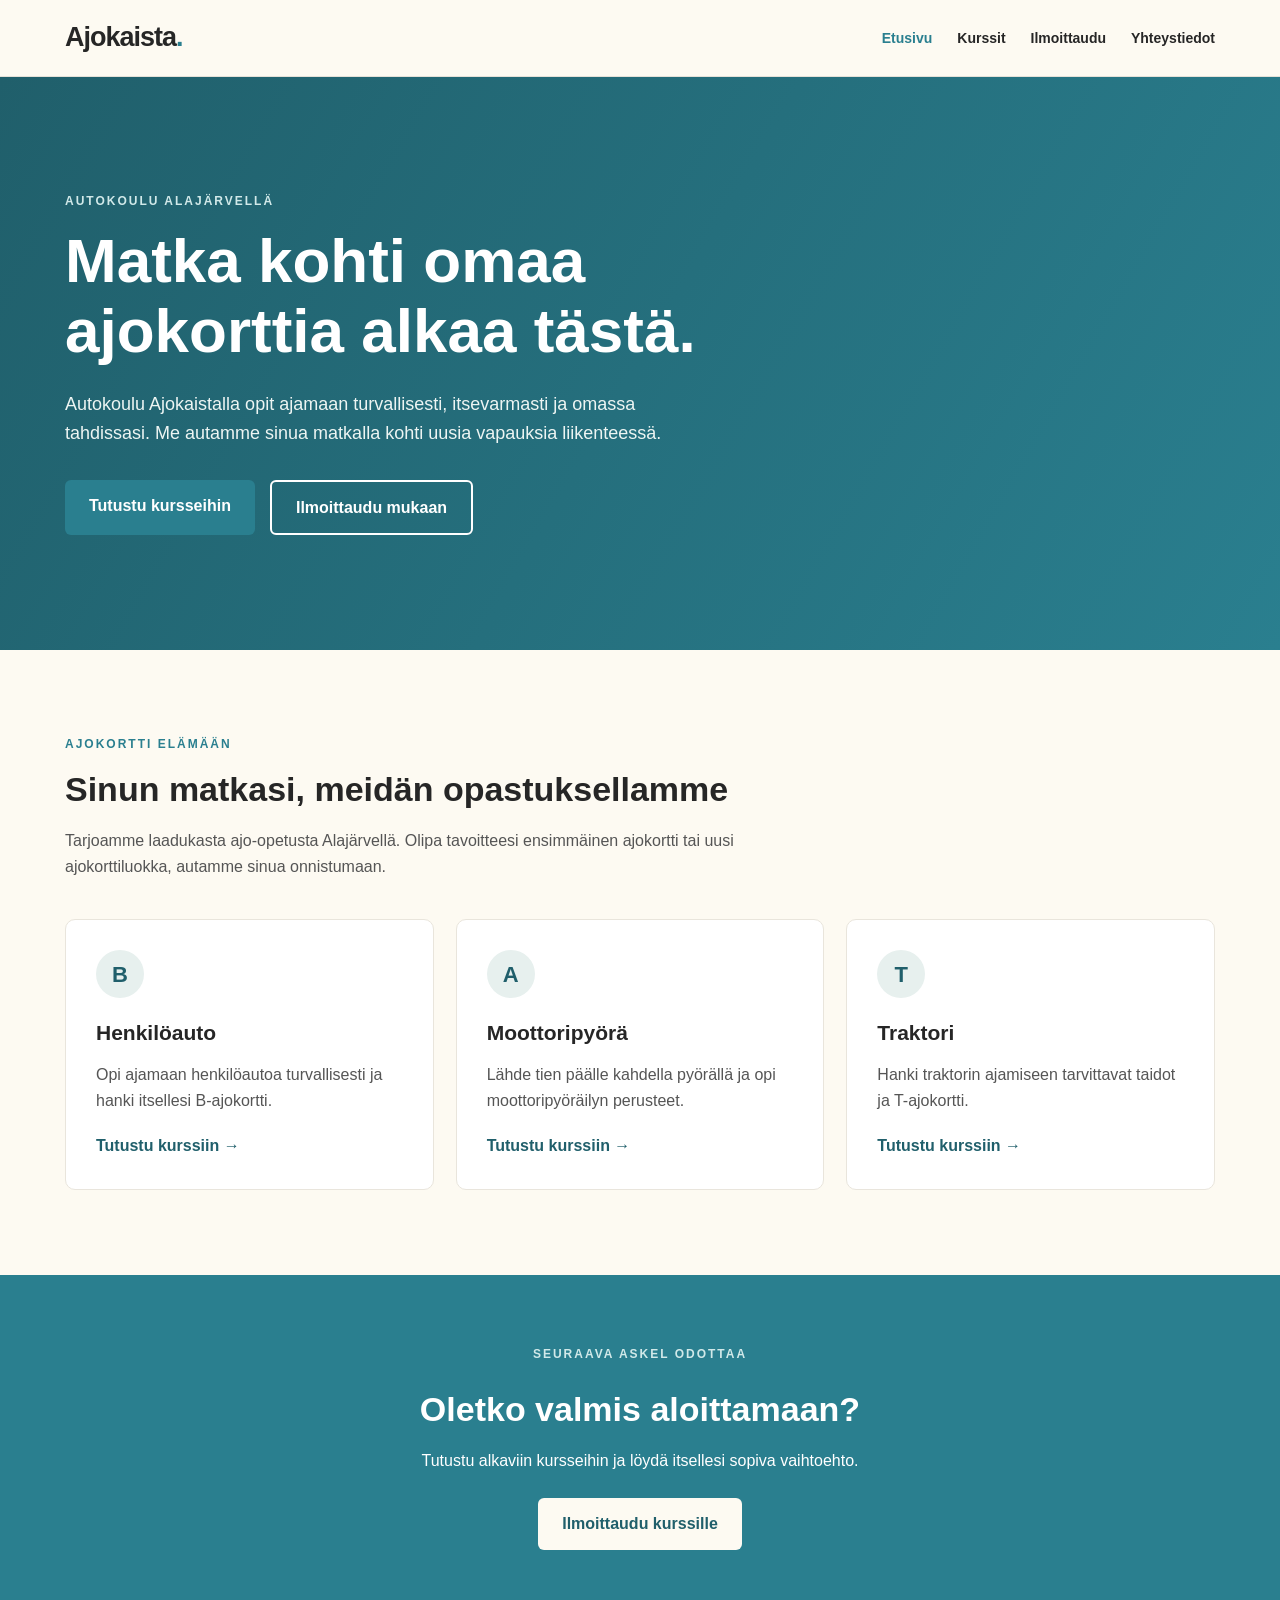
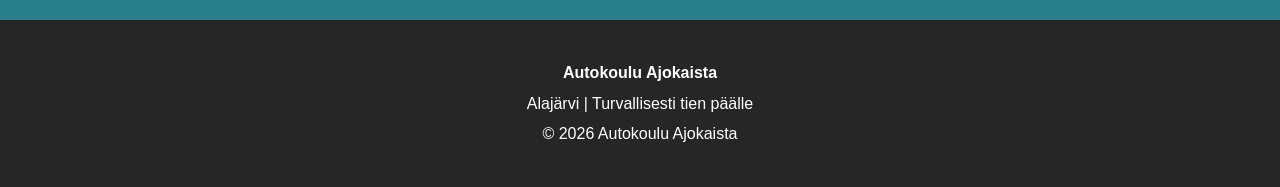
<file: index.html>
<!DOCTYPE html>
<html lang="fi">
<head>
    <meta charset="UTF-8">
    <meta name="viewport" content="width=device-width, initial-scale=1.0">
    <meta name="description" content="Autokoulu Ajokaista tarjoaa B-, A- ja T-ajokorttikoulutusta Alajärvellä. Tutustu kursseihin ja ilmoittaudu mukaan!">
    <title>Autokoulu Ajokaista | Etusivu</title>
    <link rel="stylesheet" href="style.css">
    <script src="script.js" defer></script>
</head>
<body>

    <header class="site-header">
        <div class="container header-content">
            <a href="index.html" class="logo">Ajokaista<span>.</span></a>

            <nav class="main-nav" aria-label="Päänavigaatio">
                <a href="index.html" aria-current="page">Etusivu</a>
                <a href="listing.html">Kurssit</a>
                <a href="about.html">Ilmoittaudu</a>
                <a href="contact.html">Yhteystiedot</a>
            </nav>
        </div>
    </header>

    <main>
        <section class="hero">
            <div class="container hero-content">
                <p class="eyebrow">AUTOKOULU ALAJÄRVELLÄ</p>

                <h1>Matka kohti omaa ajokorttia alkaa tästä.</h1>

                <p class="hero-text">
                    Autokoulu Ajokaistalla opit ajamaan turvallisesti,
                    itsevarmasti ja omassa tahdissasi. Me autamme sinua
                    matkalla kohti uusia vapauksia liikenteessä.
                </p>

                <div class="hero-buttons">
                    <a href="listing.html" class="button button-primary">
                        Tutustu kursseihin
                    </a>

                    <a href="about.html" class="button button-outline">
                        Ilmoittaudu mukaan
                    </a>
                </div>
            </div>
        </section>

        <section class="container intro-section">
            <div class="section-heading">
                <p class="eyebrow">AJOKORTTI ELÄMÄÄN</p>
                <h2>Sinun matkasi, meidän opastuksellamme</h2>
                <p>
                    Tarjoamme laadukasta ajo-opetusta Alajärvellä.
                    Olipa tavoitteesi ensimmäinen ajokortti tai uusi
                    ajokorttiluokka, autamme sinua onnistumaan.
                </p>
            </div>

            <div class="course-cards">
                <article class="course-card">
                    <span class="course-number">B</span>
                    <h3>Henkilöauto</h3>
                    <p>
                        Opi ajamaan henkilöautoa turvallisesti ja
                        hanki itsellesi B-ajokortti.
                    </p>
                    <a href="listing.html">Tutustu kurssiin →</a>
                </article>

                <article class="course-card">
                    <span class="course-number">A</span>
                    <h3>Moottoripyörä</h3>
                    <p>
                        Lähde tien päälle kahdella pyörällä
                        ja opi moottoripyöräilyn perusteet.
                    </p>
                    <a href="listing.html">Tutustu kurssiin →</a>
                </article>

                <article class="course-card">
                    <span class="course-number">T</span>
                    <h3>Traktori</h3>
                    <p>
                        Hanki traktorin ajamiseen tarvittavat
                        taidot ja T-ajokortti.
                    </p>
                    <a href="listing.html">Tutustu kurssiin →</a>
                </article>
            </div>
        </section>

        <section class="cta-section">
            <div class="container">
                <p class="eyebrow">SEURAAVA ASKEL ODOTTAA</p>
                <h2>Oletko valmis aloittamaan?</h2>
                <p>
                    Tutustu alkaviin kursseihin ja löydä itsellesi sopiva
                    vaihtoehto.
                </p>
                <a href="about.html" class="button button-light">
                    Ilmoittaudu kurssille
                </a>
            </div>
        </section>
    </main>

    <footer class="site-footer">
        <div class="container footer-content">
            <p><strong>Autokoulu Ajokaista</strong></p>
            <p>Alajärvi | Turvallisesti tien päälle</p>
            <p>&copy; 2026 Autokoulu Ajokaista</p>
        </div>
    </footer>

</body>
</html>
</file>
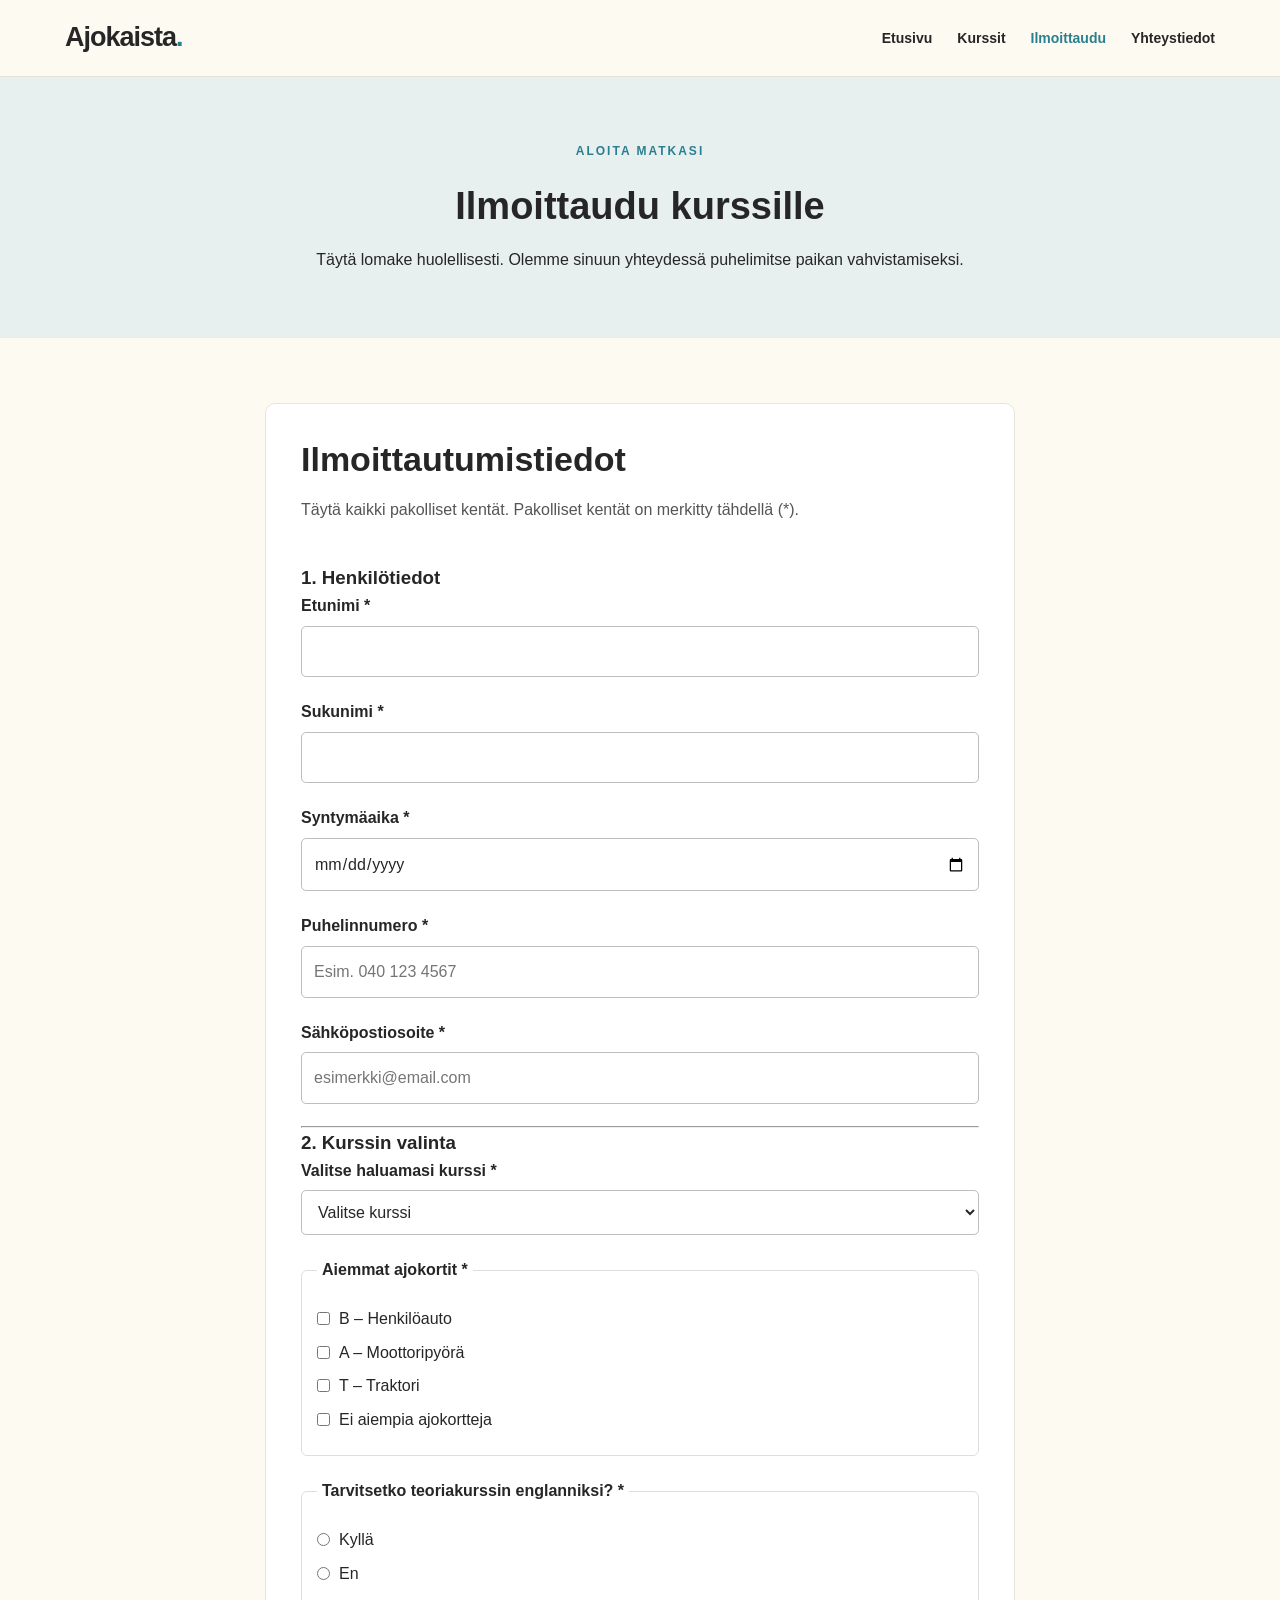
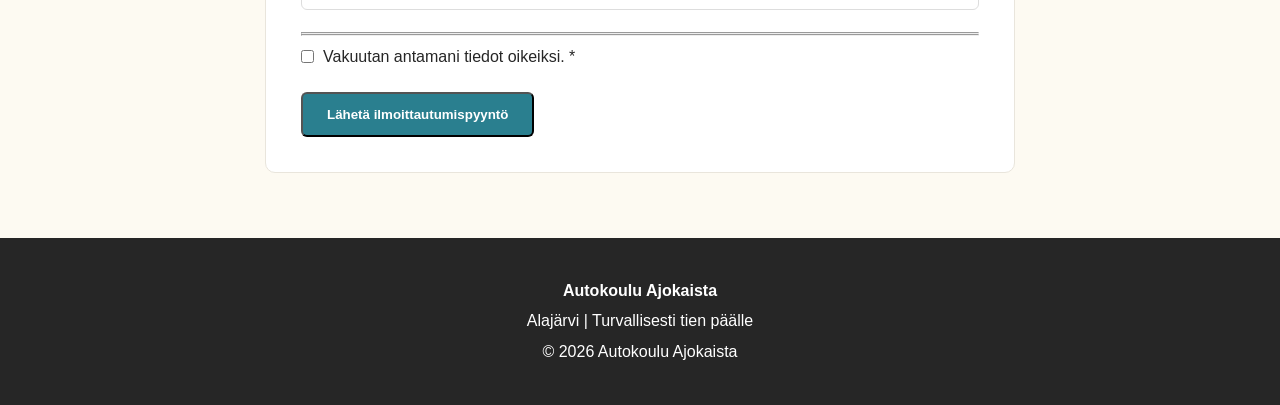
<file: about.html>
<!DOCTYPE html>
<html lang="fi">
<head>
    <meta charset="UTF-8">
    <meta name="viewport" content="width=device-width, initial-scale=1.0">
    <meta name="description" content="Ilmoittaudu Autokoulu Ajokaistan ajokorttikursseille Alajärvellä.">
    <title>Ilmoittautuminen | Autokoulu Ajokaista</title>
    <link rel="stylesheet" href="style.css">
    <script src="script.js" defer></script>
</head>
<body>

    <header class="site-header">
        <div class="container header-content">
            <a href="index.html" class="logo">Ajokaista<span>.</span></a>

            <nav class="main-nav" aria-label="Päänavigaatio">
                <a href="index.html">Etusivu</a>
                <a href="listing.html">Kurssit</a>
                <a href="about.html" aria-current="page">Ilmoittaudu</a>
                <a href="contact.html">Yhteystiedot</a>
            </nav>
        </div>
    </header>

    <main>

        <section class="page-banner">
            <div class="container">
                <p class="eyebrow">ALOITA MATKASI</p>
                <h1>Ilmoittaudu kurssille</h1>
                <p>
                    Täytä lomake huolellisesti.
                    Olemme sinuun yhteydessä puhelimitse paikan vahvistamiseksi.
                </p>
            </div>
        </section>

        <section class="container content-section">

            <div class="form-container">

                <div class="section-heading">
                    <h2>Ilmoittautumistiedot</h2>
                    <p>
                        Täytä kaikki pakolliset kentät.
                        Pakolliset kentät on merkitty tähdellä (*).
                    </p>
                </div>

                <form id="registrationForm" novalidate>

                    <div id="errorSummary"
                         class="error-message"
                         role="alert"
                         tabindex="-1"
                         hidden>
                    </div>

                    <h3>1. Henkilötiedot</h3>

                    <div class="form-group">
                        <label for="firstName">Etunimi *</label>
                        <input
                            type="text"
                            id="firstName"
                            name="firstName"
                            autocomplete="given-name"
                            required>
                        <span class="error-message" id="firstNameError"></span>
                    </div>

                    <div class="form-group">
                        <label for="lastName">Sukunimi *</label>
                        <input
                            type="text"
                            id="lastName"
                            name="lastName"
                            autocomplete="family-name"
                            required>
                        <span class="error-message" id="lastNameError"></span>
                    </div>

                    <div class="form-group">
                        <label for="birthDate">Syntymäaika *</label>
                        <input
                            type="date"
                            id="birthDate"
                            name="birthDate"
                            required>
                        <span class="error-message" id="birthDateError"></span>
                    </div>

                    <div class="form-group">
                        <label for="phone">Puhelinnumero *</label>
                        <input
                            type="tel"
                            id="phone"
                            name="phone"
                            placeholder="Esim. 040 123 4567"
                            autocomplete="tel"
                            required>
                        <span class="error-message" id="phoneError"></span>
                    </div>

                    <div class="form-group">
                        <label for="email">Sähköpostiosoite *</label>
                        <input
                            type="email"
                            id="email"
                            name="email"
                            placeholder="esimerkki@email.com"
                            autocomplete="email"
                            required>
                        <span class="error-message" id="emailError"></span>
                    </div>

                    <hr>

                    <h3>2. Kurssin valinta</h3>

                    <div class="form-group">
                        <label for="course">Valitse haluamasi kurssi *</label>
                        <select id="course" name="course" required>
                            <option value="">Valitse kurssi</option>
                            <option value="B">B – Henkilöautokurssi</option>
                            <option value="A">A – Moottoripyöräkurssi</option>
                            <option value="T">T – Traktorikurssi</option>
                        </select>
                        <span class="error-message" id="courseError"></span>
                    </div>

                    <div class="form-group">
                        <fieldset>
                            <legend>Aiemmat ajokortit *</legend>

                            <label class="choice">
                                <input type="checkbox" name="previousLicenses" value="B">
                                B – Henkilöauto
                            </label>

                            <label class="choice">
                                <input type="checkbox" name="previousLicenses" value="A">
                                A – Moottoripyörä
                            </label>

                            <label class="choice">
                                <input type="checkbox" name="previousLicenses" value="T">
                                T – Traktori
                            </label>

                            <label class="choice">
                                <input type="checkbox" name="previousLicenses" value="none">
                                Ei aiempia ajokortteja
                            </label>
                        </fieldset>
                        <span class="error-message" id="licensesError"></span>
                    </div>

                    <div class="form-group">
                        <fieldset>
                            <legend>Tarvitsetko teoriakurssin englanniksi? *</legend>

                            <label class="choice">
                                <input type="radio" name="english" value="Kyllä" required>
                                Kyllä
                            </label>

                            <label class="choice">
                                <input type="radio" name="english" value="En" required>
                                En
                            </label>
                        </fieldset>
                        <span class="error-message" id="englishError"></span>
                    </div>

                    <hr>

                    <div id="guardianSection" hidden>

                        <h3>3. Huoltajan tiedot</h3>

                        <p>
                            Koska olet alle 18-vuotias, tarvitsemme myös
                            huoltajasi yhteystiedot.
                        </p>

                        <div class="form-group">
                            <label for="guardianName">Huoltajan nimi *</label>
                            <input
                                type="text"
                                id="guardianName"
                                name="guardianName"
                                autocomplete="name">
                            <span class="error-message" id="guardianNameError"></span>
                        </div>

                        <div class="form-group">
                            <label for="guardianPhone">Huoltajan puhelinnumero *</label>
                            <input
                                type="tel"
                                id="guardianPhone"
                                name="guardianPhone"
                                placeholder="Esim. 040 123 4567"
                                autocomplete="tel">
                            <span class="error-message" id="guardianPhoneError"></span>
                        </div>

                        <div class="form-group">
                            <label for="guardianEmail">Huoltajan sähköposti *</label>
                            <input
                                type="email"
                                id="guardianEmail"
                                name="guardianEmail"
                                placeholder="huoltaja@email.com"
                                autocomplete="email">
                            <span class="error-message" id="guardianEmailError"></span>
                        </div>

                    </div>

                    <hr>

                    <div class="form-group">
                        <label class="choice">
                            <input type="checkbox" id="confirmInfo" required>
                            Vakuutan antamani tiedot oikeiksi. *
                        </label>
                        <span class="error-message" id="confirmInfoError"></span>
                    </div>

                    <button type="submit" class="button button-primary">
                        Lähetä ilmoittautumispyyntö
                    </button>

                    <div id="successMessage"
                         class="success-message"
                         role="status"
                         tabindex="-1"
                         hidden>
                    </div>

                </form>

            </div>

        </section>

    </main>

    <footer class="site-footer">
        <div class="container footer-content">
            <p><strong>Autokoulu Ajokaista</strong></p>
            <p>Alajärvi | Turvallisesti tien päälle</p>
            <p>&copy; 2026 Autokoulu Ajokaista</p>
        </div>
    </footer>

</body>
</html>
</file>
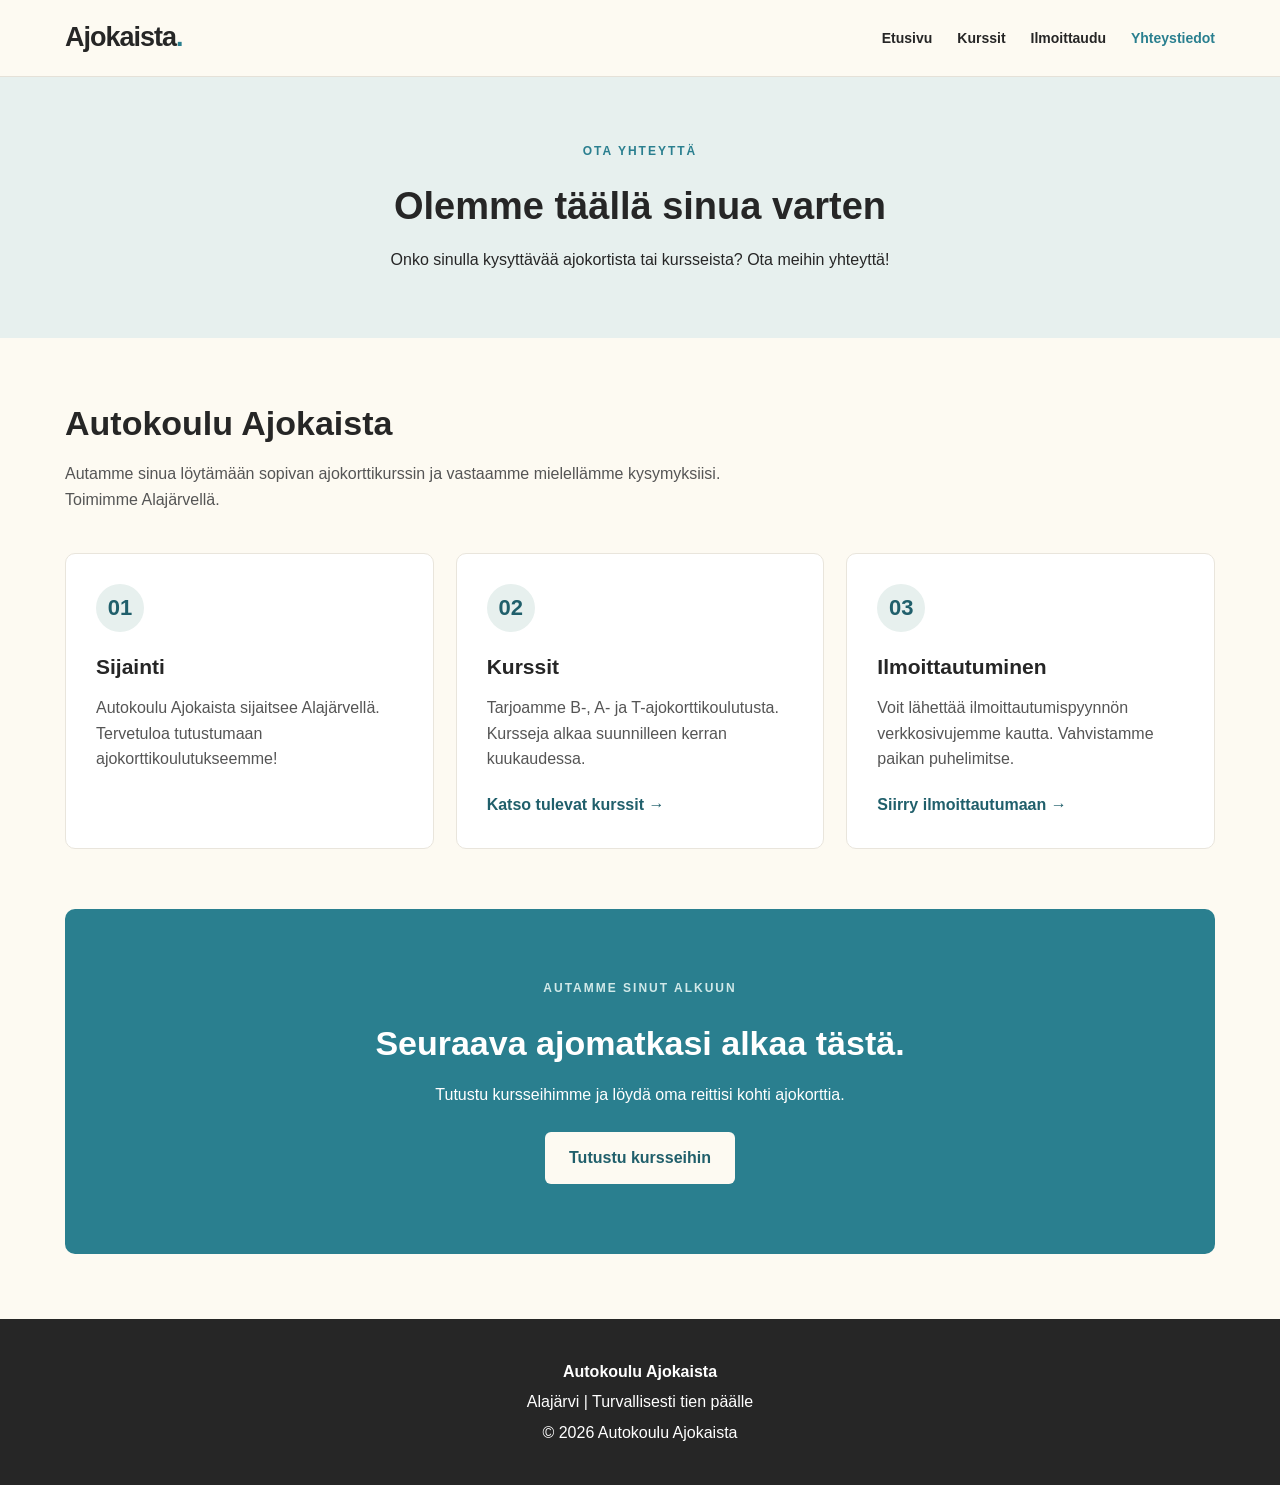
<file: contact.html>
<!DOCTYPE html>
<html lang="fi">
<head>
    <meta charset="UTF-8">
    <meta name="viewport" content="width=device-width, initial-scale=1.0">
    <meta name="description" content="Ota yhteyttä Autokoulu Ajokaistaan Alajärvellä.">
    <title>Yhteystiedot | Autokoulu Ajokaista</title>
    <link rel="stylesheet" href="style.css">
</head>
<body>

    <header class="site-header">
        <div class="container header-content">
            <a href="index.html" class="logo">Ajokaista<span>.</span></a>

            <nav class="main-nav" aria-label="Päänavigaatio">
                <a href="index.html">Etusivu</a>
                <a href="listing.html">Kurssit</a>
                <a href="about.html">Ilmoittaudu</a>
                <a href="contact.html" aria-current="page">Yhteystiedot</a>
            </nav>
        </div>
    </header>

    <main>

        <section class="page-banner">
            <div class="container">
                <p class="eyebrow">OTA YHTEYTTÄ</p>
                <h1>Olemme täällä sinua varten</h1>
                <p>
                    Onko sinulla kysyttävää ajokortista tai kursseista?
                    Ota meihin yhteyttä!
                </p>
            </div>
        </section>

        <section class="container content-section">

            <div class="section-heading">
                <h2>Autokoulu Ajokaista</h2>
                <p>
                    Autamme sinua löytämään sopivan ajokorttikurssin
                    ja vastaamme mielellämme kysymyksiisi.
                    Toimimme Alajärvellä.
                </p>
            </div>

            <div class="course-cards">

                <article class="course-card">
                    <span class="course-number">01</span>
                    <h3>Sijainti</h3>
                    <p>
                        Autokoulu Ajokaista sijaitsee Alajärvellä.
                        Tervetuloa tutustumaan ajokorttikoulutukseemme!
                    </p>
                </article>

                <article class="course-card">
                    <span class="course-number">02</span>
                    <h3>Kurssit</h3>
                    <p>
                        Tarjoamme B-, A- ja T-ajokorttikoulutusta.
                        Kursseja alkaa suunnilleen kerran kuukaudessa.
                    </p>
                    <a href="listing.html">Katso tulevat kurssit →</a>
                </article>

                <article class="course-card">
                    <span class="course-number">03</span>
                    <h3>Ilmoittautuminen</h3>
                    <p>
                        Voit lähettää ilmoittautumispyynnön
                        verkkosivujemme kautta. Vahvistamme paikan
                        puhelimitse.
                    </p>
                    <a href="contact.html">Siirry ilmoittautumaan →</a>
                </article>

            </div>

            <section class="cta-section" style="margin-top: 60px; border-radius: 10px;">
                <p class="eyebrow">AUTAMME SINUT ALKUUN</p>
                <h2>Seuraava ajomatkasi alkaa tästä.</h2>
                <p>
                    Tutustu kursseihimme ja löydä oma reittisi
                    kohti ajokorttia.
                </p>
                <a href="listing.html" class="button button-light">
                    Tutustu kursseihin
                </a>
            </section>

        </section>

    </main>

    <footer class="site-footer">
        <div class="container footer-content">
            <p><strong>Autokoulu Ajokaista</strong></p>
            <p>Alajärvi | Turvallisesti tien päälle</p>
            <p>&copy; 2026 Autokoulu Ajokaista</p>
        </div>
    </footer>

</body>
</html>
</file>
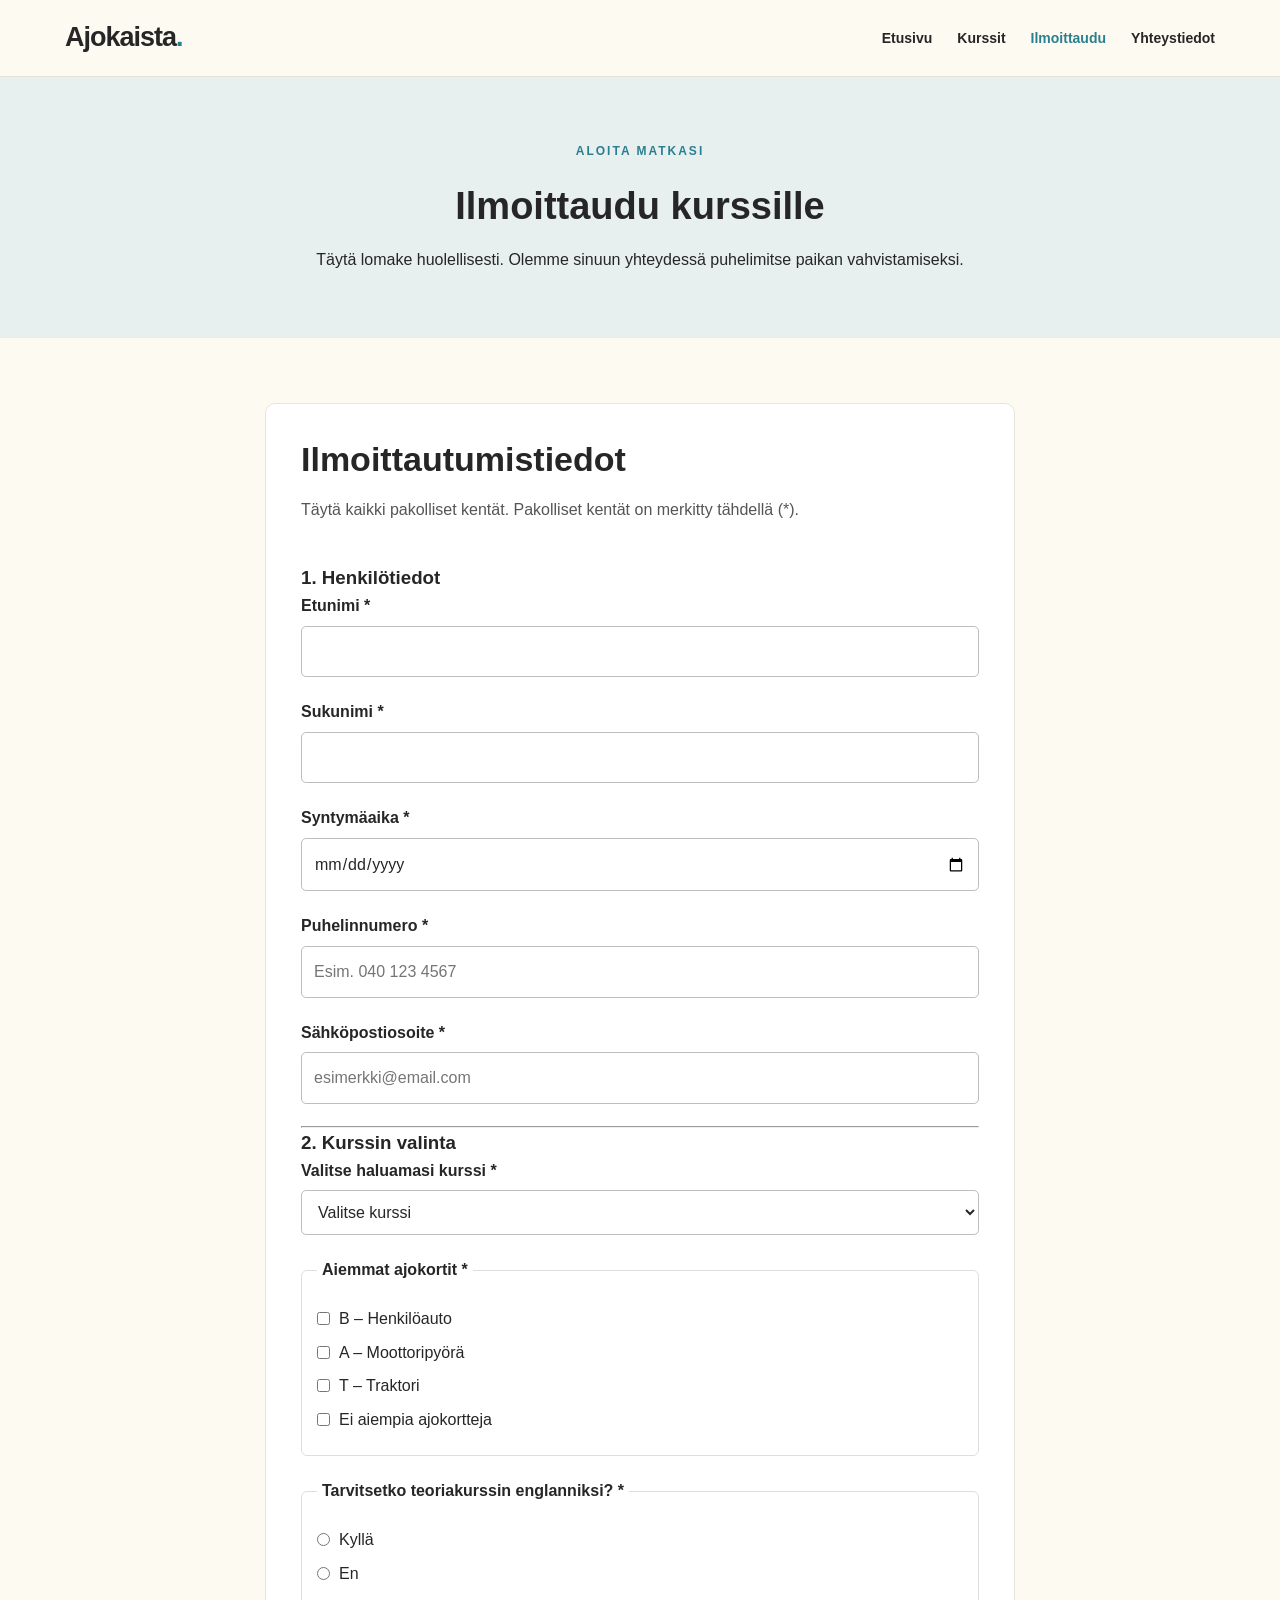
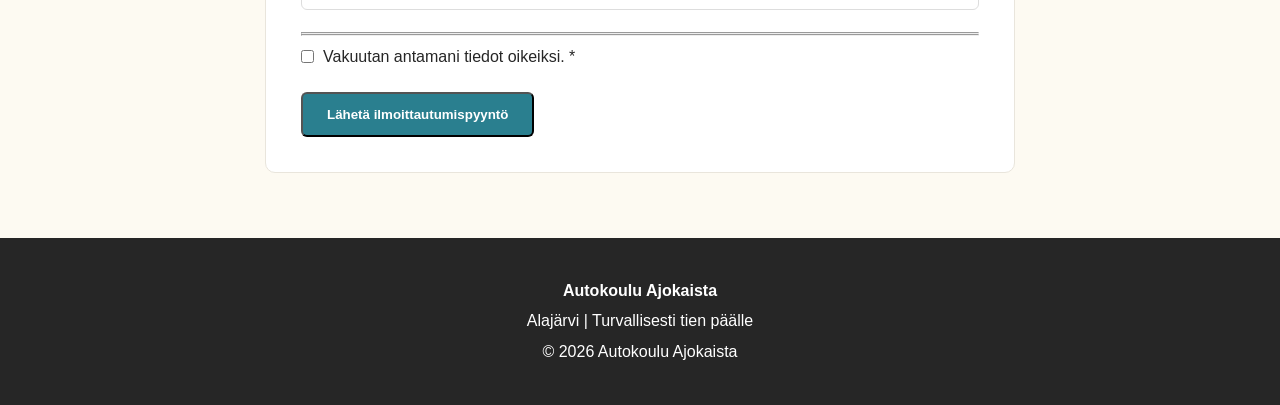
<file: ilmoittaudu.html>
<!DOCTYPE html>
<html lang="fi">
<head>
    <meta charset="UTF-8">
    <meta name="viewport" content="width=device-width, initial-scale=1.0">
    <meta name="description" content="Ilmoittaudu Autokoulu Ajokaistan ajokorttikursseille Alajärvellä.">
    <title>Ilmoittautuminen | Autokoulu Ajokaista</title>
    <link rel="stylesheet" href="style.css">
    <script src="script.js" defer></script>
</head>
<body>

    <header class="site-header">
        <div class="container header-content">
            <a href="index.html" class="logo">Ajokaista<span>.</span></a>

            <nav class="main-nav" aria-label="Päänavigaatio">
                <a href="index.html">Etusivu</a>
                <a href="kurssit.html">Kurssit</a>
                <a href="ilmoittaudu.html" aria-current="page">Ilmoittaudu</a>
                <a href="yhteystiedot.html">Yhteystiedot</a>
            </nav>
        </div>
    </header>

    <main>

        <section class="page-banner">
            <div class="container">
                <p class="eyebrow">ALOITA MATKASI</p>
                <h1>Ilmoittaudu kurssille</h1>
                <p>
                    Täytä lomake huolellisesti.
                    Olemme sinuun yhteydessä puhelimitse paikan vahvistamiseksi.
                </p>
            </div>
        </section>

        <section class="container content-section">

            <div class="form-container">

                <div class="section-heading">
                    <h2>Ilmoittautumistiedot</h2>
                    <p>
                        Täytä kaikki pakolliset kentät.
                        Pakolliset kentät on merkitty tähdellä (*).
                    </p>
                </div>

                <form id="registrationForm" novalidate>

                    <div id="errorSummary"
                         class="error-message"
                         role="alert"
                         tabindex="-1"
                         hidden>
                    </div>

                    <h3>1. Henkilötiedot</h3>

                    <div class="form-group">
                        <label for="firstName">Etunimi *</label>
                        <input
                            type="text"
                            id="firstName"
                            name="firstName"
                            autocomplete="given-name"
                            required>
                        <span class="error-message" id="firstNameError"></span>
                    </div>

                    <div class="form-group">
                        <label for="lastName">Sukunimi *</label>
                        <input
                            type="text"
                            id="lastName"
                            name="lastName"
                            autocomplete="family-name"
                            required>
                        <span class="error-message" id="lastNameError"></span>
                    </div>

                    <div class="form-group">
                        <label for="birthDate">Syntymäaika *</label>
                        <input
                            type="date"
                            id="birthDate"
                            name="birthDate"
                            required>
                        <span class="error-message" id="birthDateError"></span>
                    </div>

                    <div class="form-group">
                        <label for="phone">Puhelinnumero *</label>
                        <input
                            type="tel"
                            id="phone"
                            name="phone"
                            placeholder="Esim. 040 123 4567"
                            autocomplete="tel"
                            required>
                        <span class="error-message" id="phoneError"></span>
                    </div>

                    <div class="form-group">
                        <label for="email">Sähköpostiosoite *</label>
                        <input
                            type="email"
                            id="email"
                            name="email"
                            placeholder="esimerkki@email.com"
                            autocomplete="email"
                            required>
                        <span class="error-message" id="emailError"></span>
                    </div>

                    <hr>

                    <h3>2. Kurssin valinta</h3>

                    <div class="form-group">
                        <label for="course">Valitse haluamasi kurssi *</label>
                        <select id="course" name="course" required>
                            <option value="">Valitse kurssi</option>
                            <option value="B">B – Henkilöautokurssi</option>
                            <option value="A">A – Moottoripyöräkurssi</option>
                            <option value="T">T – Traktorikurssi</option>
                        </select>
                        <span class="error-message" id="courseError"></span>
                    </div>

                    <div class="form-group">
                        <fieldset>
                            <legend>Aiemmat ajokortit *</legend>

                            <label class="choice">
                                <input type="checkbox" name="previousLicenses" value="B">
                                B – Henkilöauto
                            </label>

                            <label class="choice">
                                <input type="checkbox" name="previousLicenses" value="A">
                                A – Moottoripyörä
                            </label>

                            <label class="choice">
                                <input type="checkbox" name="previousLicenses" value="T">
                                T – Traktori
                            </label>

                            <label class="choice">
                                <input type="checkbox" name="previousLicenses" value="none">
                                Ei aiempia ajokortteja
                            </label>
                        </fieldset>
                        <span class="error-message" id="licensesError"></span>
                    </div>

                    <div class="form-group">
                        <fieldset>
                            <legend>Tarvitsetko teoriakurssin englanniksi? *</legend>

                            <label class="choice">
                                <input type="radio" name="english" value="Kyllä" required>
                                Kyllä
                            </label>

                            <label class="choice">
                                <input type="radio" name="english" value="En" required>
                                En
                            </label>
                        </fieldset>
                        <span class="error-message" id="englishError"></span>
                    </div>

                    <hr>

                    <div id="guardianSection" hidden>

                        <h3>3. Huoltajan tiedot</h3>

                        <p>
                            Koska olet alle 18-vuotias, tarvitsemme myös
                            huoltajasi yhteystiedot.
                        </p>

                        <div class="form-group">
                            <label for="guardianName">Huoltajan nimi *</label>
                            <input
                                type="text"
                                id="guardianName"
                                name="guardianName"
                                autocomplete="name">
                            <span class="error-message" id="guardianNameError"></span>
                        </div>

                        <div class="form-group">
                            <label for="guardianPhone">Huoltajan puhelinnumero *</label>
                            <input
                                type="tel"
                                id="guardianPhone"
                                name="guardianPhone"
                                placeholder="Esim. 040 123 4567"
                                autocomplete="tel">
                            <span class="error-message" id="guardianPhoneError"></span>
                        </div>

                        <div class="form-group">
                            <label for="guardianEmail">Huoltajan sähköposti *</label>
                            <input
                                type="email"
                                id="guardianEmail"
                                name="guardianEmail"
                                placeholder="huoltaja@email.com"
                                autocomplete="email">
                            <span class="error-message" id="guardianEmailError"></span>
                        </div>

                    </div>

                    <hr>

                    <div class="form-group">
                        <label class="choice">
                            <input type="checkbox" id="confirmInfo" required>
                            Vakuutan antamani tiedot oikeiksi. *
                        </label>
                        <span class="error-message" id="confirmInfoError"></span>
                    </div>

                    <button type="submit" class="button button-primary">
                        Lähetä ilmoittautumispyyntö
                    </button>

                    <div id="successMessage"
                         class="success-message"
                         role="status"
                         tabindex="-1"
                         hidden>
                    </div>

                </form>

            </div>

        </section>

    </main>

    <footer class="site-footer">
        <div class="container footer-content">
            <p><strong>Autokoulu Ajokaista</strong></p>
            <p>Alajärvi | Turvallisesti tien päälle</p>
            <p>&copy; 2026 Autokoulu Ajokaista</p>
        </div>
    </footer>

</body>
</html>
</file>
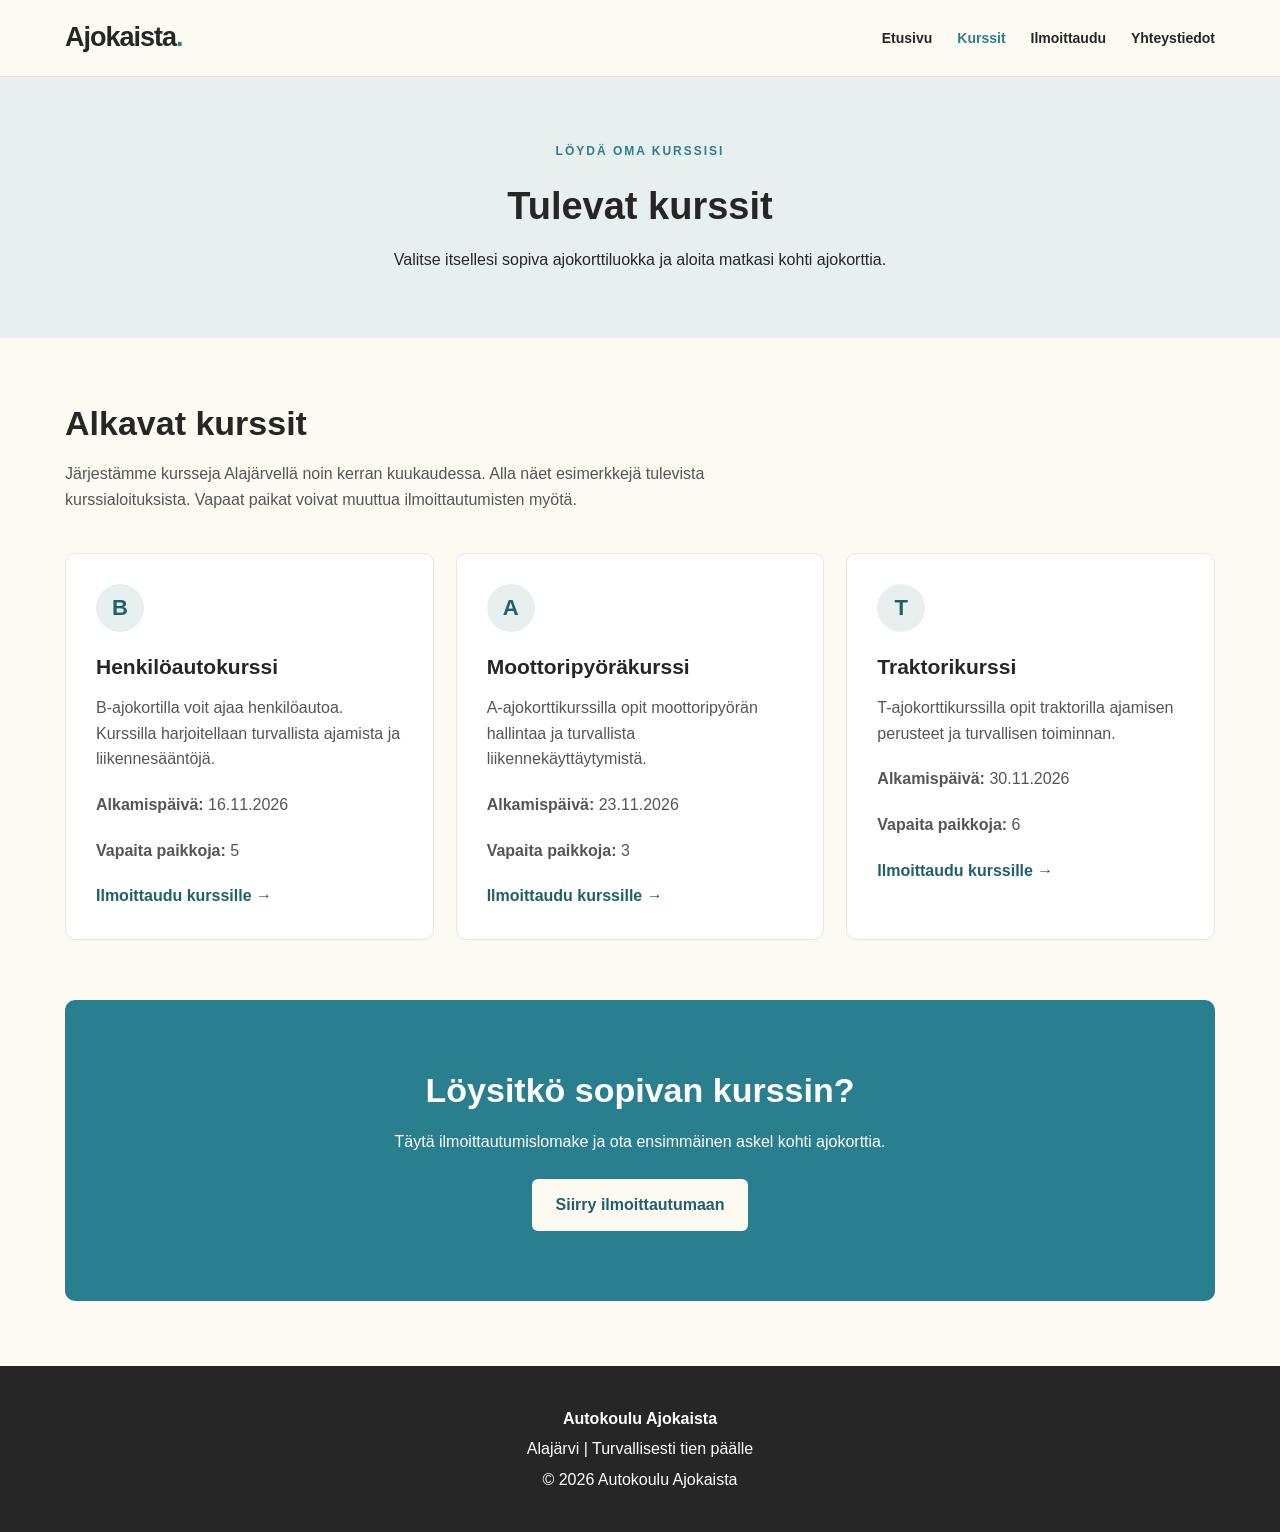
<file: kurssit.html>
<!DOCTYPE html>
<html lang="fi">
<head>
    <meta charset="UTF-8">
    <meta name="viewport" content="width=device-width, initial-scale=1.0">
    <meta name="description" content="Tutustu Autokoulu Ajokaistan tuleviin B-, A- ja T-ajokorttikursseihin Alajärvellä.">
    <title>Kurssit | Autokoulu Ajokaista</title>
    <link rel="stylesheet" href="style.css">
</head>
<body>

    <header class="site-header">
        <div class="container header-content">
            <a href="index.html" class="logo">Ajokaista<span>.</span></a>

            <nav class="main-nav" aria-label="Päänavigaatio">
                <a href="index.html">Etusivu</a>
                <a href="kurssit.html" aria-current="page">Kurssit</a>
                <a href="ilmoittaudu.html">Ilmoittaudu</a>
                <a href="yhteystiedot.html">Yhteystiedot</a>
            </nav>
        </div>
    </header>

    <main>

        <section class="page-banner">
            <div class="container">
                <p class="eyebrow">LÖYDÄ OMA KURSSISI</p>
                <h1>Tulevat kurssit</h1>
                <p>
                    Valitse itsellesi sopiva ajokorttiluokka
                    ja aloita matkasi kohti ajokorttia.
                </p>
            </div>
        </section>

        <section class="container content-section">

            <div class="section-heading">
                <h2>Alkavat kurssit</h2>
                <p>
                    Järjestämme kursseja Alajärvellä noin kerran kuukaudessa.
                    Alla näet esimerkkejä tulevista kurssialoituksista.
                    Vapaat paikat voivat muuttua ilmoittautumisten myötä.
                </p>
            </div>

            <div class="course-cards">

                <article class="course-card">
                    <span class="course-number">B</span>
                    <h3>Henkilöautokurssi</h3>
                    <p>
                        B-ajokortilla voit ajaa henkilöautoa.
                        Kurssilla harjoitellaan turvallista ajamista
                        ja liikennesääntöjä.
                    </p>

                    <p><strong>Alkamispäivä:</strong> 16.11.2026</p>
                    <p><strong>Vapaita paikkoja:</strong> 5</p>

                    <a href="ilmoittaudu.html?kurssi=B">
                        Ilmoittaudu kurssille →
                    </a>
                </article>

                <article class="course-card">
                    <span class="course-number">A</span>
                    <h3>Moottoripyöräkurssi</h3>
                    <p>
                        A-ajokorttikurssilla opit moottoripyörän
                        hallintaa ja turvallista liikennekäyttäytymistä.
                    </p>

                    <p><strong>Alkamispäivä:</strong> 23.11.2026</p>
                    <p><strong>Vapaita paikkoja:</strong> 3</p>

                    <a href="ilmoittaudu.html?kurssi=A">
                        Ilmoittaudu kurssille →
                    </a>
                </article>

                <article class="course-card">
                    <span class="course-number">T</span>
                    <h3>Traktorikurssi</h3>
                    <p>
                        T-ajokorttikurssilla opit traktorilla
                        ajamisen perusteet ja turvallisen toiminnan.
                    </p>

                    <p><strong>Alkamispäivä:</strong> 30.11.2026</p>
                    <p><strong>Vapaita paikkoja:</strong> 6</p>

                    <a href="ilmoittaudu.html?kurssi=T">
                        Ilmoittaudu kurssille →
                    </a>
                </article>

            </div>

            <div class="cta-section" style="margin-top: 60px; border-radius: 10px;">
                <h2>Löysitkö sopivan kurssin?</h2>
                <p>
                    Täytä ilmoittautumislomake ja ota ensimmäinen
                    askel kohti ajokorttia.
                </p>
                <a href="ilmoittaudu.html" class="button button-light">
                    Siirry ilmoittautumaan
                </a>
            </div>

        </section>

    </main>

    <footer class="site-footer">
        <div class="container footer-content">
            <p><strong>Autokoulu Ajokaista</strong></p>
            <p>Alajärvi | Turvallisesti tien päälle</p>
            <p>&copy; 2026 Autokoulu Ajokaista</p>
        </div>
    </footer>

</body>
</html>
</file>
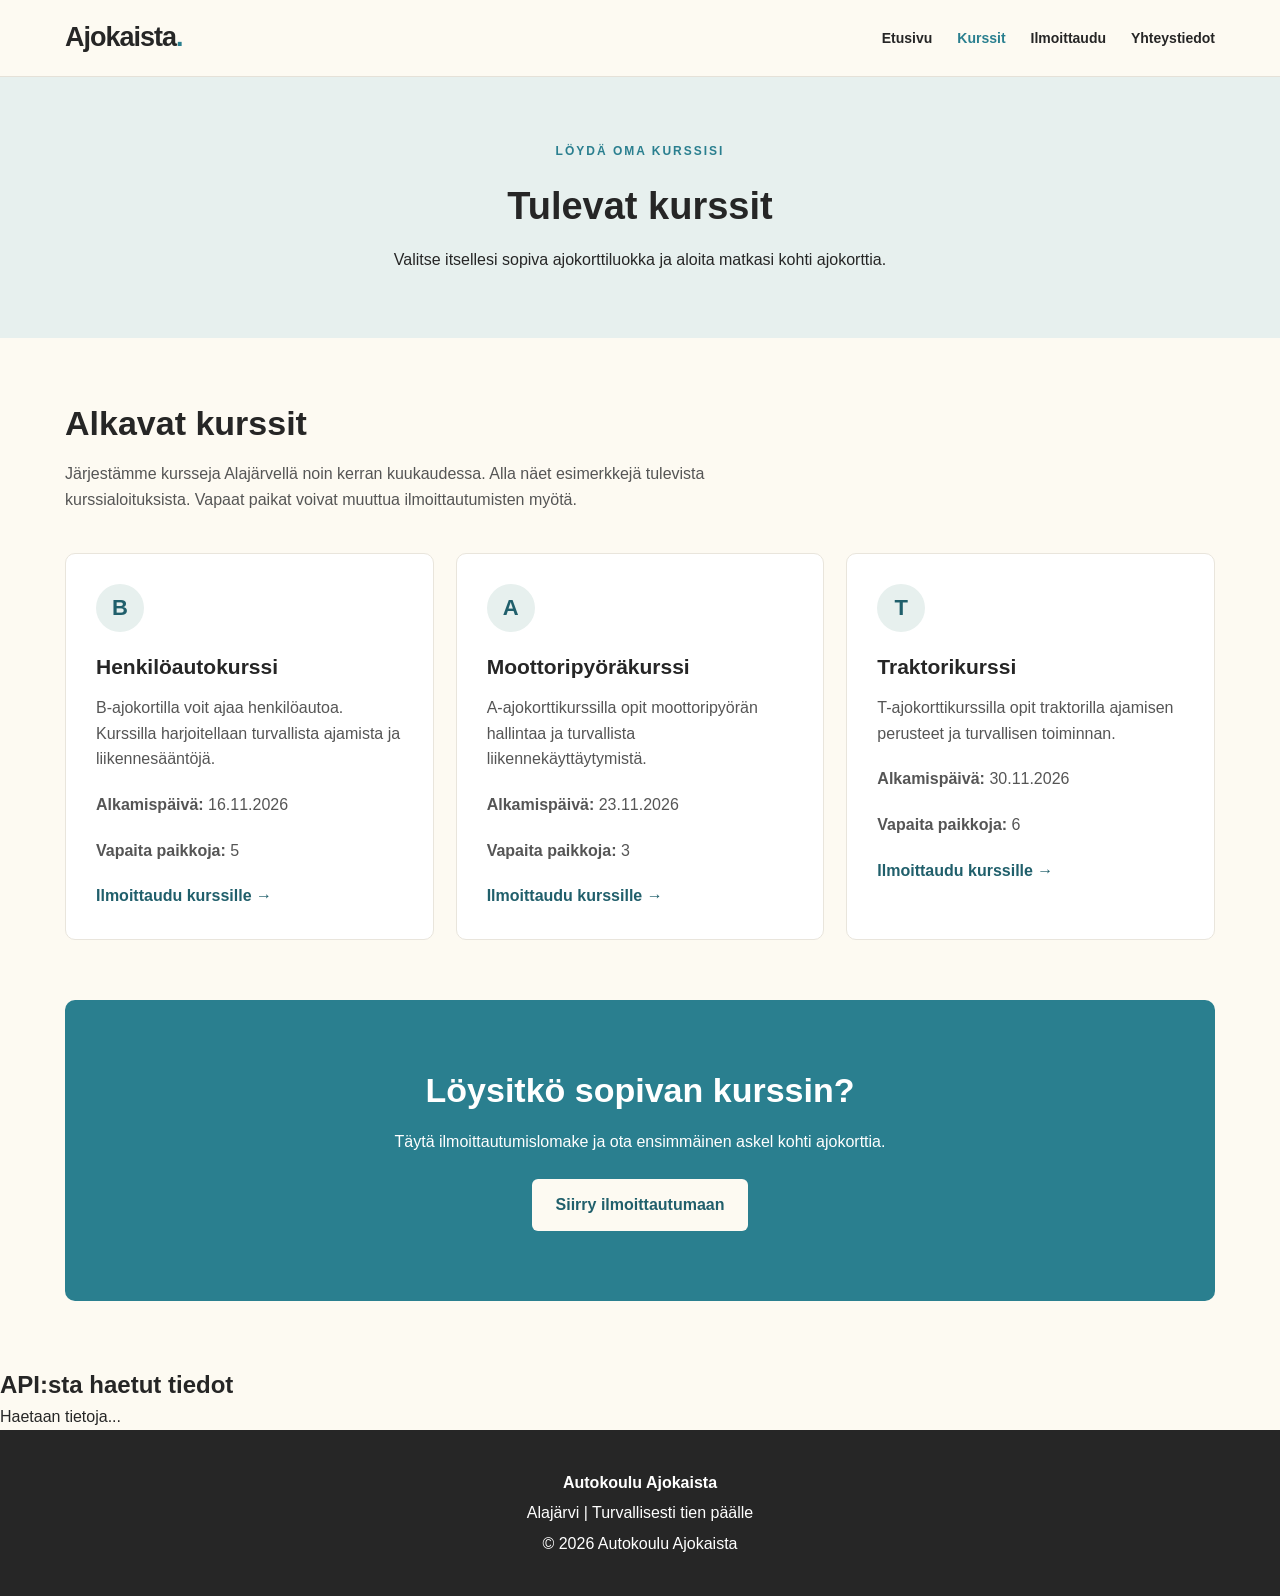
<file: listing.html>
<!DOCTYPE html>
<html lang="fi">
<head>
    <meta charset="UTF-8">
    <meta name="viewport" content="width=device-width, initial-scale=1.0">
    <meta name="description" content="Tutustu Autokoulu Ajokaistan tuleviin B-, A- ja T-ajokorttikursseihin Alajärvellä.">
    <title>Kurssit | Autokoulu Ajokaista</title>
    <link rel="stylesheet" href="style.css">
</head>

<body>

    <header class="site-header">
        <div class="container header-content">
            <a href="index.html" class="logo">Ajokaista<span>.</span></a>

            <nav class="main-nav" aria-label="Päänavigaatio">
                <a href="index.html">Etusivu</a>
                <a href="listing.html" aria-current="page">Kurssit</a>
                <a href="about.html">Ilmoittaudu</a>
                <a href="contact.html">Yhteystiedot</a>
            </nav>
        </div>
    </header>

    <main>

        <section class="page-banner">
            <div class="container">
                <p class="eyebrow">LÖYDÄ OMA KURSSISI</p>
                <h1>Tulevat kurssit</h1>
                <p>
                    Valitse itsellesi sopiva ajokorttiluokka
                    ja aloita matkasi kohti ajokorttia.
                </p>
            </div>
        </section>

        <section class="container content-section">

            <div class="section-heading">
                <h2>Alkavat kurssit</h2>
                <p>
                    Järjestämme kursseja Alajärvellä noin kerran kuukaudessa.
                    Alla näet esimerkkejä tulevista kurssialoituksista.
                    Vapaat paikat voivat muuttua ilmoittautumisten myötä.
                </p>
            </div>

            <div class="course-cards">

                <article class="course-card">
                    <span class="course-number">B</span>
                    <h3>Henkilöautokurssi</h3>
                    <p>
                        B-ajokortilla voit ajaa henkilöautoa.
                        Kurssilla harjoitellaan turvallista ajamista
                        ja liikennesääntöjä.
                    </p>

                    <p><strong>Alkamispäivä:</strong> 16.11.2026</p>
                    <p><strong>Vapaita paikkoja:</strong> 5</p>

                    <a href="about.html?kurssi=B">
                        Ilmoittaudu kurssille →
                    </a>
                </article>

                <article class="course-card">
                    <span class="course-number">A</span>
                    <h3>Moottoripyöräkurssi</h3>
                    <p>
                        A-ajokorttikurssilla opit moottoripyörän
                        hallintaa ja turvallista liikennekäyttäytymistä.
                    </p>

                    <p><strong>Alkamispäivä:</strong> 23.11.2026</p>
                    <p><strong>Vapaita paikkoja:</strong> 3</p>

                    <a href="contact.html?kurssi=A">
                        Ilmoittaudu kurssille →
                    </a>
                </article>

                <article class="course-card">
                    <span class="course-number">T</span>
                    <h3>Traktorikurssi</h3>
                    <p>
                        T-ajokorttikurssilla opit traktorilla
                        ajamisen perusteet ja turvallisen toiminnan.
                    </p>

                    <p><strong>Alkamispäivä:</strong> 30.11.2026</p>
                    <p><strong>Vapaita paikkoja:</strong> 6</p>

                    <a href="about.html?kurssi=T">
                        Ilmoittaudu kurssille →
                    </a>
                </article>

            </div>

            <div class="cta-section" style="margin-top: 60px; border-radius: 10px;">
                <h2>Löysitkö sopivan kurssin?</h2>
                <p>
                    Täytä ilmoittautumislomake ja ota ensimmäinen
                    askel kohti ajokorttia.
                </p>
                <a href="about.html" class="button button-light">
                    Siirry ilmoittautumaan
                </a>
            </div>

        </section>


    <section>
        <h2>API:sta haetut tiedot</h2>

        <div id="api-tulokset">
            Haetaan tietoja...
        </div>
    </section>

    </main>

    <footer class="site-footer">
        <div class="container footer-content">
            <p><strong>Autokoulu Ajokaista</strong></p>
            <p>Alajärvi | Turvallisesti tien päälle</p>
            <p>&copy; 2026 Autokoulu Ajokaista</p>
        </div>
    </footer>

    <script src="script.js"></script>
</body>
</html>
</file>
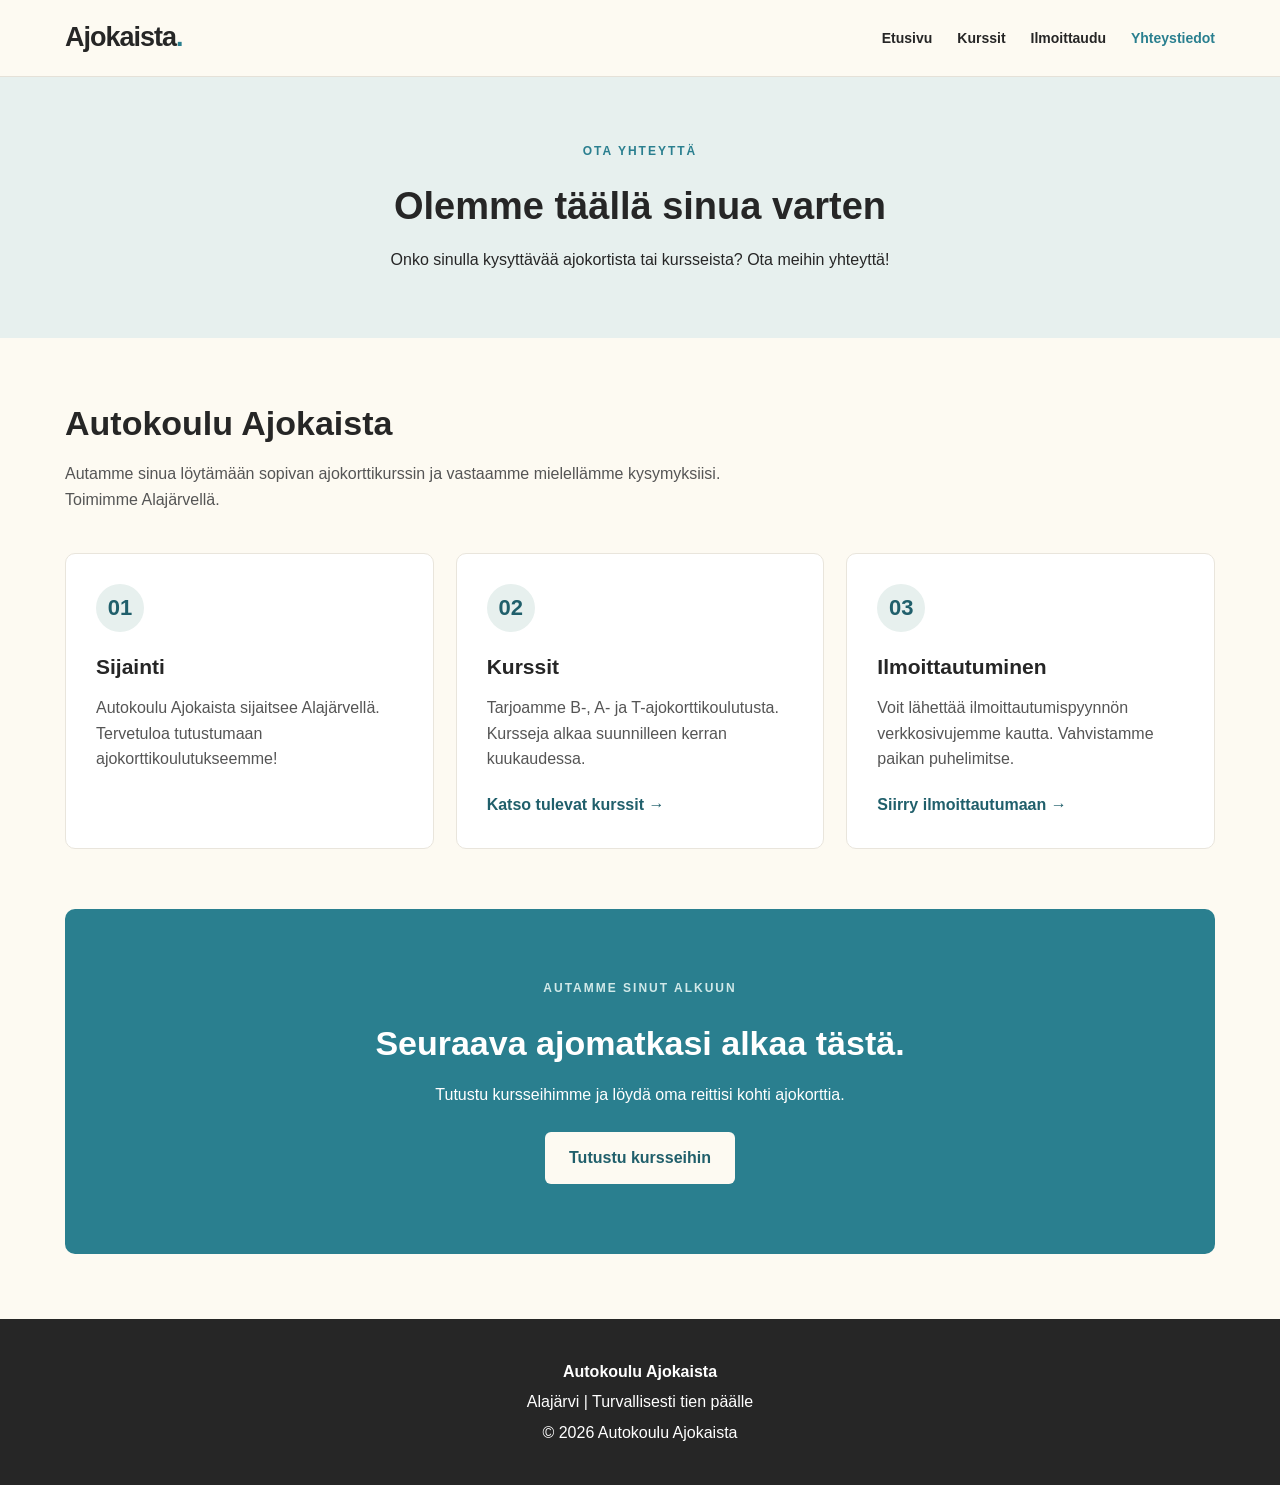
<file: yhteystiedot.html>
<!DOCTYPE html>
<html lang="fi">
<head>
    <meta charset="UTF-8">
    <meta name="viewport" content="width=device-width, initial-scale=1.0">
    <meta name="description" content="Ota yhteyttä Autokoulu Ajokaistaan Alajärvellä.">
    <title>Yhteystiedot | Autokoulu Ajokaista</title>
    <link rel="stylesheet" href="style.css">
</head>
<body>

    <header class="site-header">
        <div class="container header-content">
            <a href="index.html" class="logo">Ajokaista<span>.</span></a>

            <nav class="main-nav" aria-label="Päänavigaatio">
                <a href="index.html">Etusivu</a>
                <a href="kurssit.html">Kurssit</a>
                <a href="ilmoittaudu.html">Ilmoittaudu</a>
                <a href="yhteystiedot.html" aria-current="page">Yhteystiedot</a>
            </nav>
        </div>
    </header>

    <main>

        <section class="page-banner">
            <div class="container">
                <p class="eyebrow">OTA YHTEYTTÄ</p>
                <h1>Olemme täällä sinua varten</h1>
                <p>
                    Onko sinulla kysyttävää ajokortista tai kursseista?
                    Ota meihin yhteyttä!
                </p>
            </div>
        </section>

        <section class="container content-section">

            <div class="section-heading">
                <h2>Autokoulu Ajokaista</h2>
                <p>
                    Autamme sinua löytämään sopivan ajokorttikurssin
                    ja vastaamme mielellämme kysymyksiisi.
                    Toimimme Alajärvellä.
                </p>
            </div>

            <div class="course-cards">

                <article class="course-card">
                    <span class="course-number">01</span>
                    <h3>Sijainti</h3>
                    <p>
                        Autokoulu Ajokaista sijaitsee Alajärvellä.
                        Tervetuloa tutustumaan ajokorttikoulutukseemme!
                    </p>
                </article>

                <article class="course-card">
                    <span class="course-number">02</span>
                    <h3>Kurssit</h3>
                    <p>
                        Tarjoamme B-, A- ja T-ajokorttikoulutusta.
                        Kursseja alkaa suunnilleen kerran kuukaudessa.
                    </p>
                    <a href="kurssit.html">Katso tulevat kurssit →</a>
                </article>

                <article class="course-card">
                    <span class="course-number">03</span>
                    <h3>Ilmoittautuminen</h3>
                    <p>
                        Voit lähettää ilmoittautumispyynnön
                        verkkosivujemme kautta. Vahvistamme paikan
                        puhelimitse.
                    </p>
                    <a href="ilmoittaudu.html">Siirry ilmoittautumaan →</a>
                </article>

            </div>

            <section class="cta-section" style="margin-top: 60px; border-radius: 10px;">
                <p class="eyebrow">AUTAMME SINUT ALKUUN</p>
                <h2>Seuraava ajomatkasi alkaa tästä.</h2>
                <p>
                    Tutustu kursseihimme ja löydä oma reittisi
                    kohti ajokorttia.
                </p>
                <a href="kurssit.html" class="button button-light">
                    Tutustu kursseihin
                </a>
            </section>

        </section>

    </main>

    <footer class="site-footer">
        <div class="container footer-content">
            <p><strong>Autokoulu Ajokaista</strong></p>
            <p>Alajärvi | Turvallisesti tien päälle</p>
            <p>&copy; 2026 Autokoulu Ajokaista</p>
        </div>
    </footer>

</body>
</html>
</file>
<file: style.css>
/* =========================
   YLEISET ASETUKSET
========================= */

:root {
    --text: #262626;
    --background: #fdfaf2;
    --accent: #2a7f8f;
    --accent-dark: #205f6b;
    --white: #ffffff;
    --light-green: #e7f0ee;
}

* {
    margin: 0;
    padding: 0;
    box-sizing: border-box;
}

html {
    scroll-behavior: smooth;
}

body {
    font-family: Arial, Helvetica, sans-serif;
    color: var(--text);
    background-color: var(--background);
    line-height: 1.6;
}

a {
    color: inherit;
}

.container {
    width: 90%;
    max-width: 1150px;
    margin: 0 auto;
}

/* =========================
   YLÄVALIKKO
========================= */

.site-header {
    background-color: var(--background);
    border-bottom: 1px solid #e5e1d8;
    position: sticky;
    top: 0;
    z-index: 10;
}

.header-content {
    min-height: 76px;
    display: flex;
    justify-content: space-between;
    align-items: center;
    gap: 20px;
}

.logo {
    font-size: 27px;
    font-weight: bold;
    text-decoration: none;
    letter-spacing: -1px;
}

.logo span {
    color: var(--accent);
}

.main-nav {
    display: flex;
    gap: 25px;
    flex-wrap: wrap;
}

.main-nav a {
    text-decoration: none;
    font-size: 14px;
    font-weight: bold;
    transition: color 0.2s;
}

.main-nav a:hover,
.main-nav a[aria-current="page"] {
    color: var(--accent);
}

/* =========================
   PAINIKKEET
========================= */

.button {
    display: inline-block;
    padding: 13px 24px;
    border-radius: 6px;
    text-decoration: none;
    font-weight: bold;
    transition: background-color 0.2s, transform 0.2s;
}

.button:hover {
    transform: translateY(-2px);
}

.button-primary {
    background-color: var(--accent);
    color: var(--white);
}

.button-primary:hover {
    background-color: var(--accent-dark);
}

.button-outline {
    border: 2px solid var(--white);
    color: var(--white);
}

.button-outline:hover {
    background-color: var(--white);
    color: var(--text);
}

.button-light {
    background-color: var(--background);
    color: var(--accent-dark);
}

.button-light:hover {
    background-color: var(--white);
}

/* =========================
   ETUSIVUN HERO
========================= */

.hero {
    background: linear-gradient(120deg, #205f6b, #2a7f8f);
    color: var(--white);
    padding: 115px 0;
}

.hero-content {
    max-width: 1150px;
}

.eyebrow {
    font-size: 12px;
    font-weight: bold;
    letter-spacing: 2px;
    margin-bottom: 15px;
    color: var(--accent);
}

.hero .eyebrow {
    color: #d1e9e9;
}

.hero h1 {
    font-size: clamp(36px, 6vw, 62px);
    line-height: 1.12;
    max-width: 750px;
    margin-bottom: 25px;
}

.hero-text {
    font-size: 18px;
    max-width: 620px;
    margin-bottom: 32px;
    color: #edf5f3;
}

.hero-buttons {
    display: flex;
    gap: 15px;
    flex-wrap: wrap;
}

/* =========================
   ESITTELY JA KURSSIKORTIT
========================= */

.intro-section {
    padding-top: 85px;
    padding-bottom: 85px;
}

.section-heading {
    max-width: 700px;
    margin-bottom: 40px;
}

.section-heading h2,
.cta-section h2 {
    font-size: 34px;
    line-height: 1.2;
    margin-bottom: 18px;
}

.section-heading > p:last-child {
    color: #555;
}

.course-cards {
    display: grid;
    grid-template-columns: repeat(3, 1fr);
    gap: 22px;
}

.course-card {
    background-color: var(--white);
    border: 1px solid #e9e5dc;
    border-radius: 10px;
    padding: 30px;
    transition: transform 0.2s, box-shadow 0.2s;
}

.course-card:hover {
    transform: translateY(-5px);
    box-shadow: 0 8px 25px rgba(0, 0, 0, 0.08);
}

.course-number {
    display: inline-flex;
    align-items: center;
    justify-content: center;
    width: 48px;
    height: 48px;
    border-radius: 50%;
    background-color: var(--light-green);
    color: var(--accent-dark);
    font-size: 22px;
    font-weight: bold;
    margin-bottom: 18px;
}

.course-card h3 {
    font-size: 21px;
    margin-bottom: 12px;
}

.course-card p {
    color: #555;
    margin-bottom: 20px;
}

.course-card a {
    color: var(--accent-dark);
    font-weight: bold;
    text-decoration: none;
}

/* =========================
   ALAOSAN TOIMINTAKEHOTE
========================= */

.cta-section {
    background-color: var(--accent);
    color: var(--white);
    padding: 70px 0;
    text-align: center;
}

.cta-section .eyebrow {
    color: #d1e9e9;
}

.cta-section p {
    margin-bottom: 25px;
}

/* =========================
   ALATUNNISTE
========================= */

.site-footer {
    background-color: #262626;
    color: var(--white);
    padding: 35px 0;
    text-align: center;
}

.footer-content p {
    margin: 5px 0;
}

/* =========================
   MUUT SIVUT JA LOMAKKEET
========================= */

.page-banner {
    background-color: var(--light-green);
    padding: 65px 0;
    text-align: center;
}

.page-banner h1 {
    font-size: 38px;
    margin-bottom: 10px;
}

.content-section {
    padding-top: 65px;
    padding-bottom: 65px;
}

.form-container {
    max-width: 750px;
    margin: 0 auto;
    background-color: var(--white);
    padding: 35px;
    border-radius: 10px;
    border: 1px solid #e9e5dc;
}

.form-group {
    margin-bottom: 22px;
}

.form-group label {
    display: block;
    font-weight: bold;
    margin-bottom: 7px;
}

.form-group input,
.form-group select,
.form-group textarea {
    width: 100%;
    padding: 12px;
    border: 1px solid #bdbdbd;
    border-radius: 5px;
    font: inherit;
    background-color: var(--white);
    color: var(--text);
}

.form-group input:focus,
.form-group select:focus,
.form-group textarea:focus {
    outline: 2px solid var(--accent);
    outline-offset: 2px;
}

.form-group input[aria-invalid="true"],
.form-group select[aria-invalid="true"] {
    border-color: #b42318;
}

.form-group fieldset {
    border: 1px solid #ddd;
    border-radius: 6px;
    padding: 15px;
}

.form-group legend {
    font-weight: bold;
    padding: 0 5px;
}

.form-group .choice {
    display: flex;
    align-items: center;
    gap: 9px;
    margin: 8px 0;
    font-weight: normal;
}

.form-group .choice input {
    width: auto;
}

.error-message {
    color: #b42318;
    font-size: 14px;
    margin-top: 5px;
}

.success-message {
    background-color: var(--light-green);
    color: var(--accent-dark);
    border-radius: 6px;
    padding: 18px;
    margin-top: 20px;
}

[hidden] {
    display: none !important;
}

/* =========================
   MOBIILINÄKYMÄ
========================= */

@media (max-width: 750px) {

    .header-content {
        flex-direction: column;
        padding: 15px 0;
    }

    .main-nav {
        justify-content: center;
        gap: 14px;
    }

    .main-nav a {
        font-size: 13px;
    }

    .hero {
        padding: 75px 0;
    }

    .hero h1 {
        font-size: 38px;
    }

    .course-cards {
        grid-template-columns: 1fr;
    }

    .section-heading h2,
    .cta-section h2 {
        font-size: 28px;
    }

    .form-container {
        padding: 22px;
    }
}
</file>
